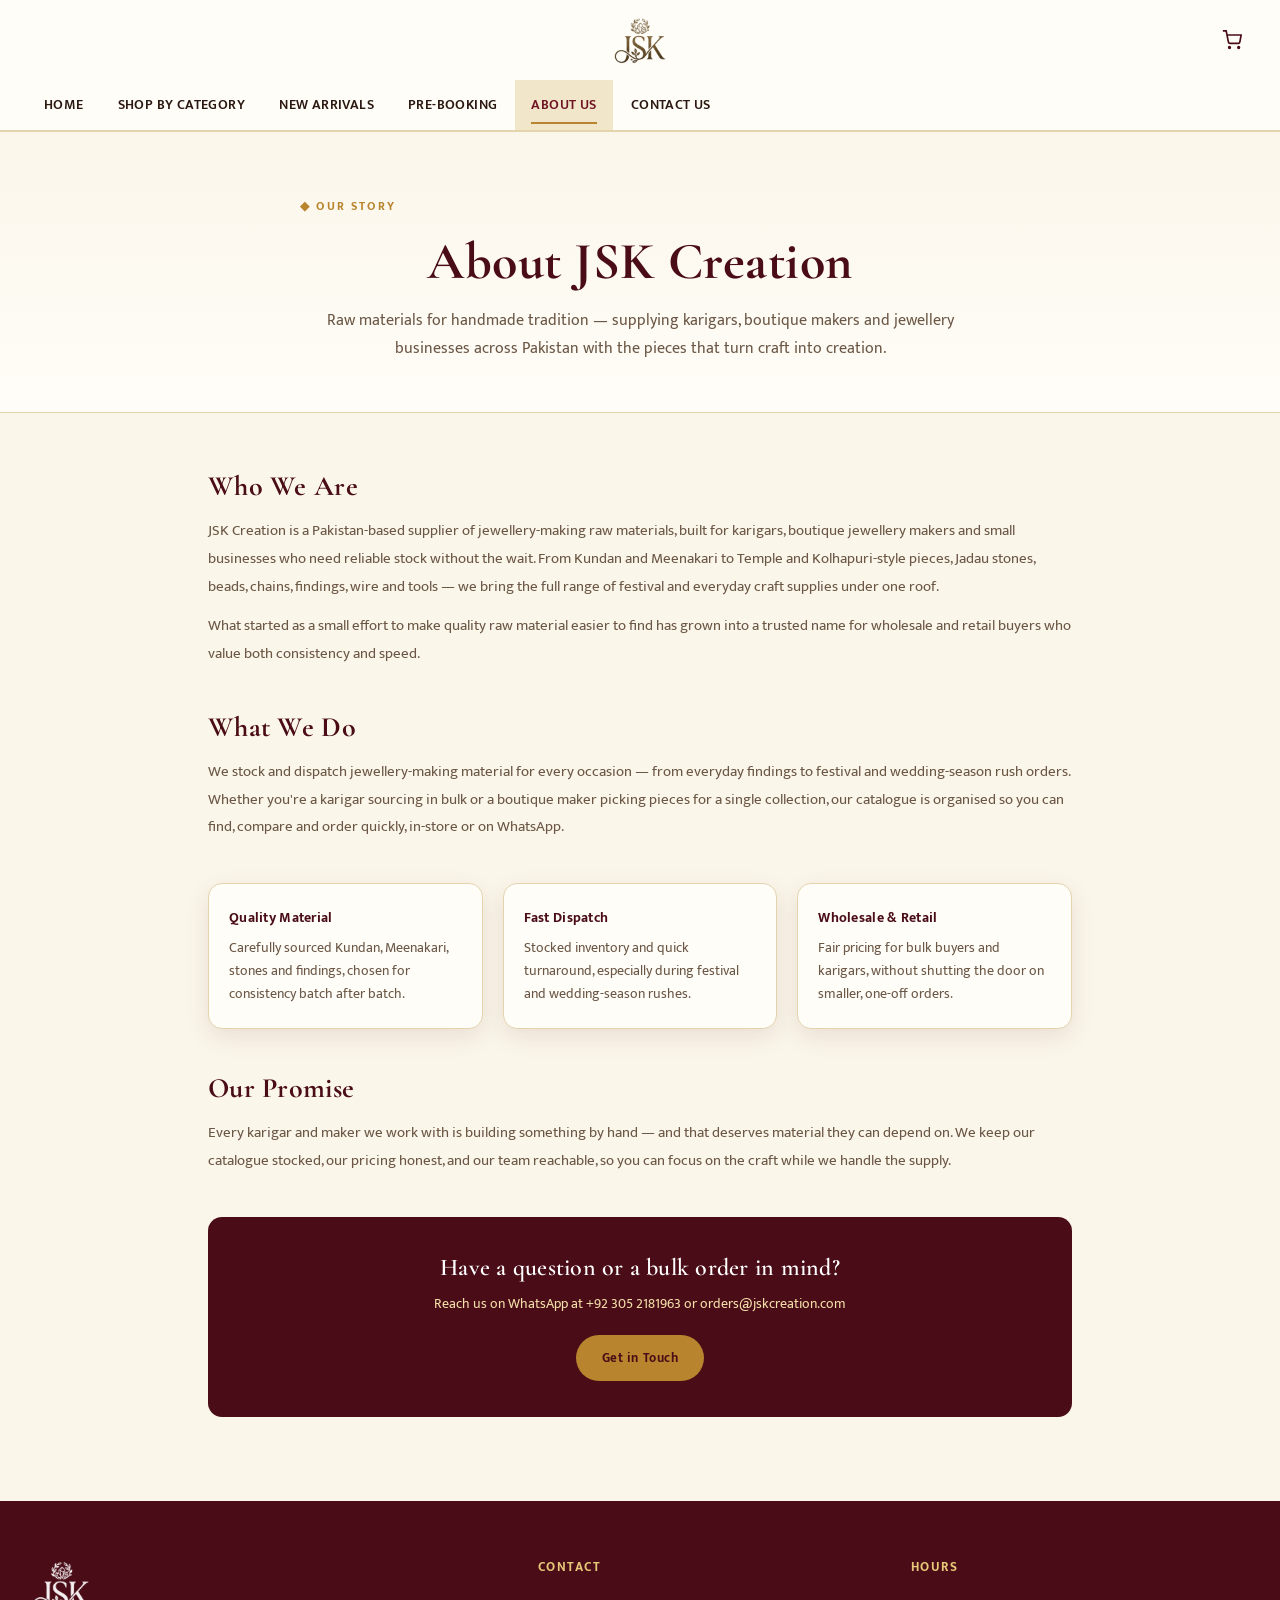
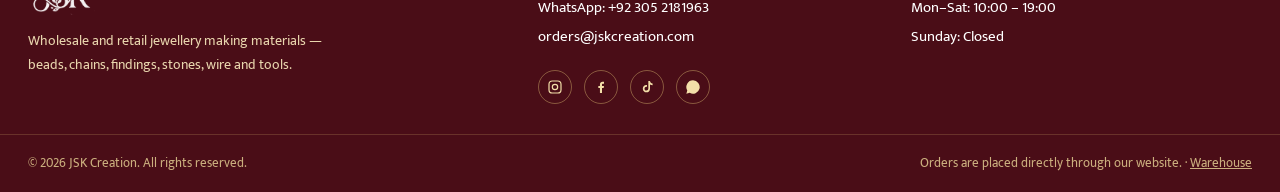
<file: about.html>
<!DOCTYPE html>
<html lang="en">
<head>
<meta charset="UTF-8">
<meta name="viewport" content="width=device-width, initial-scale=1.0">
<meta name="description" content="About JSK Creation — a Pakistani supplier of kundan, meenakari, moti, beads, chains and findings for karigars, boutique makers and jewellery businesses.">
<meta name="theme-color" content="#4A0D17">
<title>About Us — JSK Creation | Jewellery Making Raw Materials, Pakistan</title>
<link rel="icon" href="favicon.ico" sizes="any">
<link rel="icon" type="image/png" sizes="32x32" href="favicon-32x32.png">
<link rel="icon" type="image/png" sizes="16x16" href="favicon-16x16.png">
<link rel="apple-touch-icon" sizes="180x180" href="apple-touch-icon.png">
<link rel="icon" type="image/png" sizes="192x192" href="favicon-192.png">
<link rel="preconnect" href="https://fonts.googleapis.com">
<link rel="preconnect" href="https://fonts.gstatic.com" crossorigin>
<link rel="preload" as="style" href="https://fonts.googleapis.com/css2?family=Cormorant+Garamond:ital,wght@0,500;0,600;0,700;1,500&family=Mukta:wght@300;400;500;600;700&display=swap" onload="this.onload=null;this.rel='stylesheet'">
<noscript><link rel="stylesheet" href="https://fonts.googleapis.com/css2?family=Cormorant+Garamond:ital,wght@0,500;0,600;0,700;1,500&family=Mukta:wght@300;400;500;600;700&display=swap"></noscript>
<style>
/* ============ TOKENS ============ */
:root{
  --ivory:#FBF6EA;
  --ivory-deep:#F1E6C9;
  --paper:#FFFDF8;
  --maroon:#6E1423;
  --maroon-deep:#4A0D17;
  --maroon-soft:#8C2233;
  --gold:#B8842E;
  --gold-light:#E7C878;
  --gold-text:#85591A;
  --gold-pale:#F3DFA9;
  --green:#2E4A3B;
  --green-deep:#1C2F26;
  --ink:#2B1810;
  --ink-soft:#6B5745;
  --line:#E4D4AC;
  --white:#FFFFFF;
  --shadow: 0 8px 24px rgba(74,13,23,0.10);
  --shadow-lg: 0 20px 50px rgba(74,13,23,0.18);
  --radius: 14px;
  --maxw: 1280px;
  --ease: cubic-bezier(.4,0,.2,1);
  --ease-out: cubic-bezier(.16,1,.3,1);
}
*{box-sizing:border-box;}
html{scroll-behavior:smooth;}
body{
  margin:0;
  background:var(--ivory);
  color:var(--ink);
  font-family:'Mukta',sans-serif;
  font-weight:400;
  -webkit-font-smoothing:antialiased;
}
h1,h2,h3,h4{
  font-family:'Cormorant Garamond',serif;
  font-weight:600;
  color:var(--maroon-deep);
  margin:0;
  letter-spacing:.01em;
}
a{color:inherit;text-decoration:none;}
button{font-family:inherit;cursor:pointer;}
img{max-width:100%;display:block;}
.wrap{max-width:var(--maxw);margin:0 auto;padding:0 28px;}
.eyebrow{
  font-family:'Mukta',sans-serif;
  font-size:12.5px;
  font-weight:700;
  letter-spacing:.16em;
  text-transform:uppercase;
  color:var(--maroon);
}
.eyebrow::before{content:"◆ ";color:var(--gold);}
:focus-visible{outline:2px solid var(--maroon);outline-offset:2px;}

/* ============ HEADER ============ */
header.site-header{
  background:var(--paper);
  border-bottom:1px solid var(--line);
  position:sticky;top:0;z-index:60;
  transition:box-shadow 0.45s ease;transition-timing-function:var(--ease);
}
header.site-header.is-scrolled{box-shadow:0 6px 22px rgba(74,13,23,.09);}
.header-row{
  display:grid;grid-template-columns:1fr auto 1fr;align-items:center;
  padding:14px 28px;gap:16px;
}
.header-row .left-slot{display:flex;align-items:center;gap:10px;}
.logo{
  display:flex;align-items:center;gap:10px;
  font-family:'Cormorant Garamond',serif;
  font-size:clamp(21px,3vw,28px);font-weight:700;color:var(--maroon-deep);
  min-width:0;justify-self:center;
}
.logo .logo-text{min-width:0;overflow:hidden;text-overflow:ellipsis;white-space:nowrap;}
.logo-mark{height:52px;width:auto;flex:none;display:block;}
.logo small{display:block;font-family:'Mukta',sans-serif;font-size:10.5px;letter-spacing:.14em;color:var(--ink-soft);font-weight:600;text-transform:uppercase;white-space:nowrap;}
.header-actions{display:flex;align-items:center;gap:6px;flex:none;justify-self:end;}
.icon-btn{
  background:none;border:none;color:var(--maroon-deep);
  display:flex;align-items:center;justify-content:center;
  width:40px;height:40px;border-radius:50%;position:relative;
  transition:background 0.25s;transition-timing-function:var(--ease);flex:none;
}
.icon-btn:hover{background:var(--ivory-deep);}
.icon-btn svg{width:20px;height:20px;}
.cart-count{
  position:absolute;top:-2px;right:-2px;background:var(--maroon);color:#fff;
  font-size:10.5px;font-weight:700;border-radius:50%;width:17px;height:17px;
  display:flex;align-items:center;justify-content:center;border:1.5px solid var(--paper);
}
.search-box{
  display:flex;align-items:center;gap:8px;background:var(--ivory-deep);
  border-radius:30px;padding:0;max-width:0;overflow:hidden;transition:max-width 0.5s ease, padding 0.5s ease;transition-timing-function:var(--ease);
}
.search-box.open{max-width:240px;padding:0 6px 0 16px;}
.search-box input{
  border:none;background:none;outline:none;padding:9px 0;font-family:'Mukta',sans-serif;
  font-size:14px;width:180px;color:var(--ink);
}
.search-box svg{width:16px;height:16px;color:var(--ink-soft);flex:none;}

/* animated hamburger icon */
.mobile-toggle{flex:none;}
.mobile-toggle .hbg{width:20px;height:14px;position:relative;display:block;}
.mobile-toggle .hbg span{
  position:absolute;left:0;width:100%;height:2px;background:currentColor;border-radius:2px;
  transition:transform 0.45s ease, opacity 0.35s ease, top 0.35s ease;transition-timing-function:var(--ease);
}
.mobile-toggle .hbg span:nth-child(1){top:0;}
.mobile-toggle .hbg span:nth-child(2){top:6px;}
.mobile-toggle .hbg span:nth-child(3){top:12px;}
.mobile-toggle.active .hbg span:nth-child(1){top:6px;transform:rotate(45deg);}
.mobile-toggle.active .hbg span:nth-child(2){opacity:0;}
.mobile-toggle.active .hbg span:nth-child(3){top:6px;transform:rotate(-135deg);}

/* mobile nav backdrop */
.nav-overlay{
  position:fixed;inset:0;background:rgba(43,24,16,.38);
  opacity:0;visibility:hidden;transition:opacity 0.45s ease, visibility 0.45s ease;transition-timing-function:var(--ease);z-index:74;
}
.nav-overlay.open{opacity:1;visibility:visible;}

/* ============ NAV / MEGA MENU ============ */
nav.main-nav{background:var(--paper);border-bottom:1px solid var(--line);}
.nav-row{display:flex;align-items:center;gap:2px;padding:0 28px;max-width:var(--maxw);margin:0 auto;position:relative;}
.nav-item{position:relative;}
.nav-link{
  display:flex;align-items:center;gap:5px;color:var(--ink);
  font-size:13.5px;font-weight:600;letter-spacing:.03em;text-transform:uppercase;
  padding:14px 16px;transition:color 0.25s, background 0.25s;transition-timing-function:var(--ease);
}
.nav-link:hover, .nav-link.active{color:var(--maroon);background:var(--ivory-deep);}
.nav-link svg{width:12px;height:12px;transition:transform 0.35s;transition-timing-function:var(--ease);}
.nav-item:hover .nav-link svg{transform:rotate(180deg);}
.mega-panel{
  position:absolute;left:0;top:100%;background:var(--paper);
  border:1px solid var(--line);border-top:3px solid var(--gold);
  box-shadow:var(--shadow-lg);border-radius:0 0 10px 10px;
  padding:26px 30px;display:none;gap:26px 34px;width:min(920px, 86vw);
  grid-template-columns:repeat(5,1fr);z-index:70;
}
.nav-item:hover .mega-panel, .nav-item:focus-within .mega-panel{display:grid;}
.mega-panel-more{grid-template-columns:1fr;width:220px;padding:16px;}
.mega-col .mega-title{
  font-family:'Mukta',sans-serif;font-size:12px;font-weight:700;letter-spacing:.08em;
  text-transform:uppercase;color:var(--maroon);margin-bottom:10px;display:flex;align-items:center;gap:6px;
}
.mega-col .mega-title .ic{width:15px;height:15px;color:var(--gold);flex:none;}
.mega-col ul{list-style:none;margin:0;padding:0;}
.mega-col li a{
  display:block;padding:5px 0;font-size:13.5px;color:var(--ink-soft);
  border-bottom:1px dashed transparent;transition:color 0.25s;transition-timing-function:var(--ease);
}
.mega-col li a:hover{color:var(--maroon);border-color:var(--gold-light);}
.mega-view-all{grid-column:1/-1;border-top:1px dashed var(--line);padding-top:14px;margin-top:2px;text-align:center;}
.mega-view-all a{
  font-family:'Mukta',sans-serif;font-size:12.5px;font-weight:700;letter-spacing:.04em;
  text-transform:uppercase;color:var(--maroon);
}
.mega-view-all a:hover{color:var(--maroon-deep);}
.mobile-toggle{display:none;background:none;border:none;color:var(--maroon-deep);padding:12px;}
.mobile-toggle svg{width:22px;height:22px;}
.nav-link{position:relative;}
.nav-link::after{
  content:"";position:absolute;left:16px;right:16px;bottom:6px;height:2px;background:var(--gold);
  transform:scaleX(0);transform-origin:left;transition:transform 0.35s ease;transition-timing-function:var(--ease);
}
.nav-link:hover::after, .nav-link.active::after{transform:scaleX(1);}

/* ============ HERO / PROMO BANNER ============ */
.hero{position:relative;background:var(--paper);padding:0;}
.btn{
  display:inline-flex;align-items:center;gap:8px;padding:13px 26px;border-radius:40px;
  font-size:14px;font-weight:700;letter-spacing:.03em;text-transform:uppercase;
  border:1.5px solid transparent;transition:transform 0.25s, box-shadow 0.25s, background 0.25s, color 0.25s;transition-timing-function:var(--ease);
}
.btn:active{transform:scale(.97);}
.btn-primary{background:var(--maroon);color:#fff;box-shadow:0 10px 22px rgba(110,20,35,.28);}
.btn-primary:hover{background:var(--maroon-deep);box-shadow:0 12px 26px rgba(110,20,35,.36);}
.btn-outline{border-color:var(--maroon);color:var(--maroon);}
.btn-outline:hover{background:var(--maroon);color:#fff;}
.btn-gold{background:var(--gold);color:var(--maroon-deep);}
.btn-gold:hover{background:var(--gold-light);}
.btn[disabled]{opacity:.7;cursor:default;}

/* full-bleed promo banner slider (signature element) */
.hero-split{width:100%;}
.hero-slider{position:relative;width:100%;height:480px;overflow:hidden;}
.hero-slides{position:relative;width:100%;height:100%;}
.hero-slide{position:absolute;inset:0;opacity:0;pointer-events:none;transition:opacity 0.7s ease;transition-timing-function:var(--ease);}
.hero-slide.active{opacity:1;pointer-events:auto;}
.slide-art{position:relative;width:100%;height:100%;}

.promo-banner{position:relative;width:100%;height:100%;display:flex;align-items:center;overflow:hidden;background:var(--maroon-deep);}
.promo-photo{position:absolute;inset:0;width:100%;height:100%;object-fit:cover;object-position:center;z-index:0;}
.promo-scrim{position:absolute;inset:0;z-index:1;}
.promo-1 .promo-scrim{background:linear-gradient(100deg, rgba(74,13,23,.94) 0%, rgba(74,13,23,.80) 30%, rgba(74,13,23,.30) 60%, rgba(74,13,23,.08) 85%);}
.promo-2 .promo-scrim{background:linear-gradient(100deg, rgba(28,47,38,.94) 0%, rgba(28,47,38,.80) 30%, rgba(28,47,38,.30) 60%, rgba(28,47,38,.08) 85%);}
.promo-3 .promo-scrim{background:linear-gradient(100deg, rgba(110,20,35,.94) 0%, rgba(110,20,35,.80) 30%, rgba(110,20,35,.30) 60%, rgba(110,20,35,.08) 85%);}
.promo-4 .promo-scrim{background:linear-gradient(100deg, rgba(43,47,74,.94) 0%, rgba(43,47,74,.80) 30%, rgba(43,47,74,.30) 60%, rgba(43,47,74,.08) 85%);}

.promo-frame{
  position:absolute;inset:14px;border:1px solid rgba(255,255,255,.35);
  border-radius:4px;pointer-events:none;z-index:2;
}
.promo-content{position:relative;z-index:3;max-width:640px;padding:0 6vw;}
.promo-eyebrow{
  display:inline-flex;align-items:center;gap:8px;color:var(--gold-pale);
  font-size:12.5px;font-weight:700;letter-spacing:.16em;text-transform:uppercase;margin-bottom:16px;
}
.promo-eyebrow::before{content:"◆";color:var(--gold-light);}
.promo-content h1{
  font-family:'Cormorant Garamond',serif;font-weight:700;text-transform:uppercase;
  font-size:clamp(30px,4.6vw,58px);line-height:1.05;color:#fff;margin-bottom:16px;
  text-shadow:0 4px 24px rgba(0,0,0,.25);
}
.promo-content h1 span{color:var(--gold-light);}
.promo-content p{font-size:15.5px;line-height:1.7;color:rgba(255,255,255,.86);max-width:440px;margin-bottom:26px;}
.promo-cta{
  position:absolute;right:32px;bottom:28px;z-index:5;
  display:inline-flex;align-items:center;gap:8px;background:var(--maroon-deep);color:#fff;
  border:1.5px solid var(--gold-light);padding:13px 26px;border-radius:40px;
  font-size:12.5px;font-weight:700;letter-spacing:.06em;text-transform:uppercase;
  box-shadow:0 12px 26px rgba(0,0,0,.3);transition:transform 0.25s, background 0.25s;transition-timing-function:var(--ease);
}
.promo-cta:hover{transform:translateY(-2px);background:var(--maroon);}

.slide-arrow{
  position:absolute;top:50%;transform:translateY(-50%);width:42px;height:42px;border-radius:50%;
  background:rgba(255,255,255,.14);border:1px solid rgba(255,255,255,.5);display:flex;align-items:center;justify-content:center;
  color:#fff;opacity:0;transition:opacity 0.35s, background 0.25s;transition-timing-function:var(--ease);z-index:6;backdrop-filter:blur(3px);
}
.slide-arrow svg{width:18px;height:18px;}
.slide-arrow:hover{background:rgba(255,255,255,.28);}
.hero-slider:hover .slide-arrow{opacity:1;}
.slide-arrow.prev{left:20px;}
.slide-arrow.next{right:20px;}
.slide-dots{position:absolute;bottom:20px;left:50%;transform:translateX(-50%);display:flex;gap:8px;z-index:6;}
.slide-dot{width:9px;height:9px;border-radius:5px;border:1.5px solid rgba(255,255,255,.7);background:rgba(255,255,255,.25);cursor:pointer;transition:all 0.35s;transition-timing-function:var(--ease);padding:0;}
.slide-dot.active{background:var(--gold-light);border-color:var(--gold-light);width:26px;}
.breadcrumb-row{padding:14px 0;font-size:13px;color:var(--ink-soft);border-bottom:1px solid var(--line);}
.breadcrumb-row .wrap{padding:0 28px;}
.breadcrumb-row a{color:var(--maroon);font-weight:600;}
@media (max-width:1080px){
}
@media (max-width:860px){
  .hero-slider{height:380px;}
  .promo-content p{display:none;}
}
@media (max-width:720px){
  .hero-slider{height:300px;}
  .promo-content{padding:0 24px;}
  .promo-cta{right:20px;bottom:22px;padding:11px 18px;font-size:11px;}
}
@media (max-width:480px){
}

/* ============ SECTION SHARED ============ */
section{padding:56px 0;}
.section-head{display:flex;justify-content:space-between;align-items:flex-end;margin-bottom:28px;gap:20px;flex-wrap:wrap;}
.section-head h2{font-size:clamp(26px,3vw,38px);font-style:italic;}
.section-head p.sub{color:var(--ink-soft);margin-top:6px;font-size:14.5px;}
.link-more{font-size:13px;font-weight:700;letter-spacing:.05em;text-transform:uppercase;color:var(--maroon);border-bottom:1.5px solid var(--gold);padding-bottom:2px;white-space:nowrap;}
.link-more:hover{color:var(--maroon-deep);}

/* ============ TRENDING SCROLL ============ */
.trending-scroll{
  display:flex;gap:18px;overflow-x:auto;scroll-snap-type:x mandatory;
  margin:0 -28px;width:calc(100% + 56px);padding:6px 20px 18px;
}
.trending-scroll::-webkit-scrollbar{height:6px;}
.trending-scroll::-webkit-scrollbar-thumb{background:var(--gold-light);border-radius:6px;}
.trend-tile{
  flex:none;width:168px;scroll-snap-align:start;text-align:center;cursor:pointer;
  position:relative;padding-top:12px;
}
.trend-tile .art{
  width:168px;height:168px;border-radius:50%;position:relative;overflow:hidden;
  border:3px solid var(--gold);box-shadow:var(--shadow);transition:transform 0.35s, box-shadow 0.35s;transition-timing-function:var(--ease);
}
.trend-tile:hover .art{transform:translateY(-6px);box-shadow:var(--shadow-lg);}
.trend-tile p{margin-top:12px;font-weight:600;font-size:14.5px;color:var(--maroon-deep);}
.trend-tile .badge-tag{
  position:absolute;top:0;left:50%;transform:translateX(-50%);white-space:nowrap;
  box-shadow:0 3px 8px rgba(74,13,23,.25);
}

/* ============ PRODUCT ART (reusable swatches) ============ */
.product-art{
  aspect-ratio:1/1;border-radius:var(--radius);position:relative;overflow:hidden;
  background:linear-gradient(150deg, var(--base1), var(--base2));
}
.trend-tile .art{background:linear-gradient(150deg, var(--base1), var(--base2));}
[data-art="cluster"]{
  background-image:
    radial-gradient(circle at 32% 32%, var(--c1) 0 15%, transparent 16%),
    radial-gradient(circle at 32% 32%, var(--gold) 0 19%, transparent 20%),
    radial-gradient(circle at 68% 26%, var(--c2) 0 11%, transparent 12%),
    radial-gradient(circle at 68% 26%, var(--gold) 0 14.5%, transparent 15.5%),
    radial-gradient(circle at 54% 60%, var(--c1) 0 18%, transparent 19%),
    radial-gradient(circle at 54% 60%, var(--gold) 0 22.5%, transparent 23.5%),
    radial-gradient(circle at 78% 68%, var(--c2) 0 9%, transparent 10%),
    radial-gradient(circle at 78% 68%, var(--gold) 0 12%, transparent 13%),
    radial-gradient(circle at 22% 76%, var(--c2) 0 8%, transparent 9%),
    radial-gradient(circle at 22% 76%, var(--gold) 0 10.5%, transparent 11.5%),
    linear-gradient(150deg, var(--base1), var(--base2));
}
[data-art="strand"]{
  background-image:
    radial-gradient(circle at 15% 50%, var(--c1) 0 8%, transparent 9%),
    radial-gradient(circle at 15% 50%, var(--gold) 0 10.5%, transparent 11.5%),
    radial-gradient(circle at 35% 38%, var(--c2) 0 8%, transparent 9%),
    radial-gradient(circle at 35% 38%, var(--gold) 0 10.5%, transparent 11.5%),
    radial-gradient(circle at 55% 58%, var(--c1) 0 8%, transparent 9%),
    radial-gradient(circle at 55% 58%, var(--gold) 0 10.5%, transparent 11.5%),
    radial-gradient(circle at 75% 40%, var(--c2) 0 8%, transparent 9%),
    radial-gradient(circle at 75% 40%, var(--gold) 0 10.5%, transparent 11.5%),
    radial-gradient(circle at 90% 58%, var(--c1) 0 7%, transparent 8%),
    radial-gradient(circle at 90% 58%, var(--gold) 0 9.5%, transparent 10.5%),
    linear-gradient(150deg, var(--base1), var(--base2));
}
[data-art="flat"]{
  background-image:
    radial-gradient(circle at 50% 46%, var(--c1) 0 30%, transparent 31%),
    radial-gradient(circle at 50% 46%, var(--gold) 0 34%, transparent 35%),
    radial-gradient(circle at 50% 46%, transparent 0 21%, var(--c2) 22% 24%, transparent 25%),
    linear-gradient(150deg, var(--base1), var(--base2));
}
.product-art::before{
  content:"";position:absolute;left:50%;bottom:6%;width:72%;height:16%;
  background:radial-gradient(ellipse at center, rgba(43,24,16,.30), transparent 72%);
  transform:translateX(-50%);border-radius:50%;z-index:0;
}
.product-art::after{
  content:"";position:absolute;inset:0;
  background:linear-gradient(120deg, rgba(255,255,255,.28), transparent 42%);
}
.badge-tag{
  position:absolute;top:10px;left:10px;background:var(--maroon);color:#fff;
  font-size:10.5px;font-weight:700;letter-spacing:.05em;text-transform:uppercase;
  padding:4px 9px;border-radius:20px;z-index:2;
}

/* ---- redesigned card media / actions ---- */
.card .card-media{position:relative;padding:8px;}
.media-actions{
  position:absolute;top:24px;right:24px;display:flex;flex-direction:column;gap:8px;
  opacity:0;transform:translateX(8px);transition:opacity 0.35s, transform 0.35s;transition-timing-function:var(--ease);z-index:4;
}
.card:hover .media-actions{opacity:1;transform:translateX(0);}
.media-btn{
  width:34px;height:34px;border-radius:50%;background:#fff;border:1px solid var(--line);
  display:flex;align-items:center;justify-content:center;box-shadow:var(--shadow);color:var(--maroon-deep);
  transition:background 0.25s, color 0.25s, transform 0.25s;transition-timing-function:var(--ease);
}
.media-btn:hover{transform:scale(1.07);}
.media-btn.wishlisted{background:var(--maroon);color:#fff;border-color:var(--maroon);}
.media-btn svg{width:16px;height:16px;}
.quick-view-btn{
  position:absolute;left:50%;bottom:22px;transform:translate(-50%,10px);opacity:0;
  background:var(--maroon-deep);color:#fff;padding:9px 20px;border-radius:30px;font-size:11.5px;font-weight:700;
  letter-spacing:.05em;text-transform:uppercase;transition:opacity 0.35s, transform 0.35s;transition-timing-function:var(--ease);z-index:4;white-space:nowrap;
  display:flex;align-items:center;gap:6px;border:none;outline:none;
}
.quick-view-btn svg{width:13px;height:13px;}
.card:hover .quick-view-btn{opacity:1;transform:translate(-50%,0);}
.rating-row{display:flex;align-items:center;gap:6px;font-size:11.5px;color:var(--ink-soft);}
.stars{display:flex;gap:1px;color:var(--gold-text);}
.stars svg{width:12px;height:12px;}
.card-name.clickable{cursor:pointer;transition:color 0.25s;transition-timing-function:var(--ease);}
.card-name.clickable:hover{color:var(--maroon);}

/* ============ SEASONAL BANNER ============ */
.seasonal{background:linear-gradient(120deg, var(--maroon-deep), var(--maroon) 60%, var(--maroon-soft));color:var(--ivory);}
.seasonal .banner-inner{
  display:flex;justify-content:space-between;align-items:center;gap:24px;flex-wrap:wrap;
  padding:38px 40px;border-radius:20px;
  background:radial-gradient(circle at 90% 10%, rgba(230,190,100,.18), transparent 55%);
  border:1px solid rgba(231,200,120,.3);
}
.seasonal h2{color:#fff;font-size:clamp(24px,3vw,36px);font-style:italic;}
.seasonal p{color:var(--gold-pale);margin-top:8px;max-width:420px;line-height:1.6;font-size:14.5px;}
.seasonal-grid{display:grid;grid-template-columns:repeat(4,1fr);gap:18px;margin-top:30px;}

/* ============ PRODUCT GRID / CARDS ============ */
.product-grid{display:grid;grid-template-columns:repeat(4,1fr);gap:22px;}
.card{
  background:var(--paper);border:1px solid var(--line);border-radius:var(--radius);
  overflow:hidden;display:flex;flex-direction:column;transition:box-shadow 0.35s, transform 0.35s;transition-timing-function:var(--ease);
  position:relative;
}
.card:hover{box-shadow:var(--shadow-lg);transform:translateY(-3px);}
.card-body{padding:6px 16px 18px;display:flex;flex-direction:column;gap:8px;flex:1;}
.card-name{font-family:'Cormorant Garamond',serif;font-size:23px;font-weight:600;color:var(--maroon-deep);line-height:1.25;min-height:auto;}
.card-price{font-size:15px;font-weight:700;color:var(--ink);}
.card-price .from{font-size:11px;color:var(--ink-soft);font-weight:500;text-transform:uppercase;letter-spacing:.04em;display:block;}
.variant-control{margin-top:2px;}
.variant-summary{
  width:100%;display:flex;align-items:center;justify-content:space-between;gap:8px;
  padding:9px 12px;border:1.3px solid var(--line);border-radius:9px;background:var(--ivory);
  font-family:'Mukta',sans-serif;font-size:12.5px;font-weight:600;color:var(--ink);
  cursor:pointer;transition:border-color 0.25s, background 0.25s;transition-timing-function:var(--ease);text-align:left;
}
.variant-summary:hover{border-color:var(--gold);}
.variant-summary .chev{width:14px;height:14px;color:var(--ink-soft);flex:none;transition:transform 0.35s;transition-timing-function:var(--ease);}
.variant-summary.open{border-color:var(--maroon);background:var(--paper);}
.variant-summary.open .chev{transform:rotate(180deg);}
.vsummary-text{overflow:hidden;text-overflow:ellipsis;white-space:nowrap;}
.variant-panel{
  display:none;flex-direction:column;gap:10px;
  padding:12px 12px 2px;margin-top:6px;border-top:1px dashed var(--line);
}
.variant-panel.open{display:flex;animation:panelIn .18s var(--ease-out);}
@keyframes panelIn{from{opacity:0;transform:translateY(-4px);}to{opacity:1;transform:translateY(0);}}
.variant-group label{font-size:10px;text-transform:uppercase;letter-spacing:.07em;color:var(--ink-soft);font-weight:700;display:block;margin-bottom:6px;}
.chip-row{display:flex;flex-wrap:wrap;gap:6px;}
.chip{
  padding:6px 12px;border-radius:20px;border:1.3px solid var(--line);background:var(--paper);
  font-family:'Mukta',sans-serif;font-size:11.5px;font-weight:600;color:var(--ink);cursor:pointer;
  display:inline-flex;align-items:center;gap:5px;transition:all 0.25s;transition-timing-function:var(--ease);white-space:nowrap;
  max-width:104px;overflow:hidden;text-overflow:ellipsis;
}
.chip:hover{border-color:var(--gold);}
.chip.active{background:var(--maroon-deep);border-color:var(--maroon-deep);color:#fff;}
.chip .dot{width:9px;height:9px;border-radius:50%;flex:none;box-shadow:0 0 0 1px rgba(0,0,0,.15);}
.chip-more{
  padding:6px 11px;border-radius:20px;border:1.3px dashed var(--line);background:none;
  font-family:'Mukta',sans-serif;font-size:11.5px;font-weight:700;color:var(--ink-soft);cursor:pointer;
}
.chip-more:hover{border-color:var(--gold);color:var(--maroon);}
.add-btn{
  margin-top:10px;width:100%;padding:11px;border-radius:9px;border:none;
  background:var(--maroon-deep);color:#fff;font-weight:600;font-size:13.5px;letter-spacing:.01em;
  display:flex;align-items:center;justify-content:center;gap:8px;transition:background 0.25s, transform 0.2s;transition-timing-function:var(--ease);
}
.add-btn:hover{background:var(--maroon);}
.add-btn:active{transform:scale(.98);}
.add-btn .spinner{width:15px;height:15px;border:2px solid rgba(255,255,255,.4);border-top-color:#fff;border-radius:50%;animation:spin2 .7s linear infinite;display:none;}
.add-btn.loading .spinner{display:inline-block;}
.add-btn.loading .lbl{display:none;}
.add-btn .lbl{display:inline;}
@keyframes spin2{to{transform:rotate(360deg);}}

.load-more-wrap{text-align:center;margin-top:36px;}

/* secondary banners */
.dual-banners{display:grid;grid-template-columns:1fr 1fr;gap:22px;}
.dual-banner{
  border-radius:18px;padding:34px;min-height:190px;display:flex;flex-direction:column;justify-content:center;gap:12px;position:relative;overflow:hidden;
  border:1px solid var(--line);
}
.dual-banner.b1{background:linear-gradient(135deg, var(--ivory-deep), var(--gold-pale));}
.dual-banner.b2{background:linear-gradient(135deg, #EFE6D8, var(--ivory-deep));}
.dual-banner h3{font-size:26px;font-style:italic;}
.dual-banner p{color:var(--ink-soft);font-size:14px;max-width:280px;}

/* discovery tiles */
.discover-grid{display:grid;grid-template-columns:repeat(6,1fr);gap:16px;}
.discover-tile{
  background:var(--paper);border:1px solid var(--line);border-radius:14px;padding:0 0 16px;
  text-align:center;transition:transform 0.25s, box-shadow 0.25s, border-color 0.25s;transition-timing-function:var(--ease);overflow:hidden;
}
.discover-tile:hover{transform:translateY(-4px);box-shadow:var(--shadow);border-color:var(--gold);}
.discover-tile .tile-art{border-radius:0;aspect-ratio:4/3;margin-bottom:14px;}
.discover-tile .ic-wrap{
  width:48px;height:48px;border-radius:50%;margin:-38px auto 12px;position:relative;z-index:2;
  background:var(--paper);border:2px solid var(--gold);
  display:flex;align-items:center;justify-content:center;box-shadow:var(--shadow);
}
.discover-tile .ic-wrap svg{width:22px;height:22px;color:var(--maroon-deep);}
.discover-tile p{font-weight:600;font-size:13.5px;color:var(--maroon-deep);}

/* trust badges */
.trust-row{display:grid;grid-template-columns:repeat(4,1fr);gap:20px;}
.trust-item{display:flex;align-items:center;gap:14px;padding:18px;background:var(--paper);border:1px solid var(--line);border-radius:14px;}
.trust-item .ic{
  width:44px;height:44px;border-radius:50%;background:var(--green-deep);display:flex;align-items:center;justify-content:center;flex:none;
}
.trust-item .ic svg{width:22px;height:22px;color:var(--gold-light);}
.trust-item h4{font-size:14.5px;color:var(--maroon-deep);}
.trust-item p{font-size:12.5px;color:var(--ink-soft);margin-top:2px;}

/* newsletter */
.newsletter{
  background:linear-gradient(135deg, var(--green-deep), var(--green));
  border-radius:22px;padding:46px 40px;display:flex;justify-content:space-between;align-items:center;gap:24px;flex-wrap:wrap;color:#fff;
}
.newsletter h2{color:#fff;font-style:italic;font-size:clamp(22px,3vw,32px);}
.newsletter p{color:#D9E6DC;font-size:14px;margin-top:6px;max-width:380px;}
.newsletter-form{display:flex;gap:10px;flex-wrap:wrap;}
.newsletter-form input{
  padding:13px 18px;border-radius:30px;border:1px solid rgba(255,255,255,.3);background:rgba(255,255,255,.08);
  color:#fff;font-family:'Mukta',sans-serif;min-width:230px;
}
.newsletter-form input::placeholder{color:#cfe0d3;}

/* ============ FOOTER ============ */
footer{background:var(--maroon-deep);color:var(--gold-pale);margin-top:20px;}
.footer-grid{
  display:grid;grid-template-columns:1.4fr 1fr 1fr;gap:32px;padding:56px 28px 30px;max-width:var(--maxw);margin:0 auto;
}
.footer-grid h3{color:var(--gold-light);font-family:'Mukta',sans-serif;font-size:12.5px;font-weight:700;letter-spacing:.12em;text-transform:uppercase;margin-bottom:16px;}
.footer-grid ul{list-style:none;margin:0;padding:0;display:flex;flex-direction:column;gap:9px;}
.footer-grid ul a{font-size:13.5px;color:var(--gold-pale);opacity:.9;transition:opacity 0.25s;transition-timing-function:var(--ease);}
.footer-grid ul a:hover{opacity:1;text-decoration:underline;}
.footer-brand .logo{color:#fff;justify-self:start;}
.footer-brand .logo-mark{height:58px;filter:brightness(0) invert(1) opacity(.95);}
.footer-brand p{font-size:14px;line-height:1.75;color:#E9D6AE;margin:14px 0 0;max-width:320px;}
.footer-contact p, .footer-hours p{font-size:14.5px;line-height:2;color:#fff;margin:0;}
.footer-social{display:flex;gap:12px;margin-top:18px;}
.footer-social a{
  width:34px;height:34px;border-radius:50%;border:1px solid rgba(231,200,120,.4);
  display:flex;align-items:center;justify-content:center;transition:background 0.25s;transition-timing-function:var(--ease);
}
.footer-social a:hover{background:rgba(231,200,120,.15);}
.footer-social svg{width:16px;height:16px;}
.footer-bottom{
  border-top:1px solid rgba(231,200,120,.2);padding:18px 28px;display:flex;justify-content:space-between;
  max-width:var(--maxw);margin:0 auto;font-size:12.5px;color:#CBAF7E;flex-wrap:wrap;gap:10px;
}
.footer-bottom a{color:#CBAF7E;text-decoration:underline;}
.wa-float{
  position:fixed;right:22px;bottom:22px;width:52px;height:52px;border-radius:50%;
  background:#25D366;color:#fff;display:flex;align-items:center;justify-content:center;
  box-shadow:0 6px 18px rgba(0,0,0,.25);z-index:60;transition:transform .2s var(--ease);
}
.wa-float:hover{transform:scale(1.08);}
.wa-float svg{width:26px;height:26px;}
@media (max-width:640px){
  .wa-float{right:16px;bottom:16px;width:46px;height:46px;}
  .wa-float svg{width:22px;height:22px;}
}
.foot-admin-link{color:#CBAF7E;opacity:1;transition:opacity .25s ease;}
.foot-admin-link:hover{opacity:1;color:#CBAF7E;}

/* ============ CART DRAWER ============ */
.overlay{
  position:fixed;inset:0;background:rgba(43,24,16,.45);opacity:0;pointer-events:none;transition:opacity 0.45s;transition-timing-function:var(--ease);z-index:190;
}
.overlay.open{opacity:1;pointer-events:auto;}
.cart-drawer{
  position:fixed;top:0;right:0;height:100%;width:400px;max-width:92vw;background:var(--paper);
  z-index:195;transform:translateX(100%);transition:transform 0.55s ease;transition-timing-function:var(--ease);display:flex;flex-direction:column;box-shadow:-10px 0 40px rgba(0,0,0,.2);
}
.cart-drawer.open{transform:translateX(0);}
.cart-head{display:flex;justify-content:space-between;align-items:center;padding:20px 22px;border-bottom:1px solid var(--line);}
.cart-head h3{font-size:22px;font-style:italic;}
.cart-close{background:none;border:none;color:var(--ink);padding:6px;}
.cart-close svg{width:20px;height:20px;}
.cart-items{flex:1;overflow-y:auto;padding:14px 22px;display:flex;flex-direction:column;gap:16px;}
.cart-empty{text-align:center;color:var(--ink-soft);padding:60px 20px;font-size:14px;}
.cart-line{display:flex;gap:12px;padding-bottom:14px;border-bottom:1px dashed var(--line);}
.cart-line .thumb{width:64px;height:64px;border-radius:10px;flex:none;}
.cart-line .info{flex:1;}
.cart-line .info h6{font-family:'Cormorant Garamond',serif;font-size:16px;color:var(--maroon-deep);font-weight:600;}
.cart-line .info .meta{font-size:11.5px;color:var(--ink-soft);margin:3px 0 8px;}
.qty-ctrl{display:flex;align-items:center;gap:10px;}
.qty-ctrl button{width:24px;height:24px;border-radius:50%;border:1px solid var(--line);background:var(--ivory);font-weight:700;display:flex;align-items:center;justify-content:center;font-size:14px;color:var(--maroon);}
.qty-ctrl span{font-size:13.5px;font-weight:600;min-width:16px;text-align:center;}
.line-price{font-weight:700;font-size:13.5px;color:var(--ink);white-space:nowrap;}
.line-remove{background:none;border:none;color:var(--maroon);opacity:.6;padding:4px;}
.line-remove:hover{opacity:1;}
.line-remove svg{width:15px;height:15px;}
.cart-foot{border-top:1px solid var(--line);padding:20px 22px;background:var(--ivory);}
.cart-subtotal{display:flex;justify-content:space-between;font-size:15px;font-weight:700;margin-bottom:14px;}
.cart-foot .btn{width:100%;justify-content:center;margin-bottom:8px;}
.cart-note{font-size:11.5px;color:var(--ink-soft);text-align:center;margin-top:6px;}

/* ============ CHECKOUT — FULL PAGE ============ */
.checkout-page{
  position:fixed;inset:0;z-index:210;background:var(--paper);
  opacity:0;pointer-events:none;transform:translateY(18px);
  transition:opacity 0.5s ease, transform 0.5s ease;transition-timing-function:var(--ease);
  overflow-y:auto;-webkit-overflow-scrolling:touch;
}
.checkout-page.open{opacity:1;pointer-events:auto;transform:translateY(0);}
.checkout-card{max-width:var(--maxw);margin:0 auto;padding:40px 28px 80px;}
.checkout-title{font-size:34px;font-style:italic;color:var(--maroon-deep);margin-bottom:28px;}
.checkout-grid{display:grid;grid-template-columns:1.3fr 1fr;gap:48px;align-items:start;}
.checkout-input{width:100%;padding:12px 14px;border-radius:8px;border:1.5px solid var(--line);font-family:'Mukta',sans-serif;font-size:14.5px;background:var(--paper);}
.checkout-input:focus{outline:none;border-color:var(--maroon);}
.checkout-summary{background:var(--ivory);border:1px solid var(--line);border-radius:14px;padding:24px;position:sticky;top:96px;}
.checkout-summary h3{font-size:18px;font-style:italic;color:var(--maroon-deep);margin-bottom:16px;}
.checkout-summary-items{display:flex;flex-direction:column;gap:12px;max-height:340px;overflow-y:auto;}
.checkout-line{display:flex;gap:10px;align-items:center;}
.checkout-line .thumb{width:48px;height:48px;border-radius:8px;flex:none;}
.checkout-line .info{flex:1;font-size:12.5px;}
.checkout-line .info h6{font-family:'Cormorant Garamond',serif;font-size:14.5px;color:var(--maroon-deep);font-weight:600;}
.checkout-line .info .meta{color:var(--ink-soft);font-size:11px;}
.checkout-line .price{font-size:12.5px;font-weight:700;white-space:nowrap;}
@media (max-width:860px){
  .checkout-grid{grid-template-columns:1fr;}
  .checkout-summary{position:static;}
}

/* ============ PRODUCT DETAIL — FULL PAGE ============ */
.pdp-page{
  position:fixed;inset:0;z-index:160;background:var(--paper);
  opacity:0;pointer-events:none;transform:translateY(18px);
  transition:opacity 0.5s ease, transform 0.5s ease;transition-timing-function:var(--ease);
  overflow-y:auto;-webkit-overflow-scrolling:touch;
}
.pdp-page.open{opacity:1;pointer-events:auto;transform:translateY(0);}
.pdp-topbar{
  position:sticky;top:0;z-index:6;background:var(--paper);border-bottom:1px solid var(--line);
  display:flex;align-items:center;justify-content:space-between;gap:16px;
  padding:14px 28px;
}
.pdp-back{
  display:inline-flex;align-items:center;gap:8px;background:none;border:none;
  color:var(--maroon-deep);font-family:'Mukta',sans-serif;font-size:13.5px;font-weight:700;
  letter-spacing:.03em;text-transform:uppercase;padding:8px 6px;
}
.pdp-back svg{width:18px;height:18px;}
.pdp-back:hover{color:var(--maroon);}
.pdp-topbar .logo{font-size:20px;}
.pdp-card{max-width:var(--maxw);margin:0 auto;position:relative;}

/* ============ ALL CATEGORIES — FULL PAGE ============ */
.categories-page{
  position:fixed;inset:0;z-index:158;background:var(--paper);
  opacity:0;pointer-events:none;transform:translateY(18px);
  transition:opacity 0.5s ease, transform 0.5s ease;transition-timing-function:var(--ease);
  overflow-y:auto;-webkit-overflow-scrolling:touch;
}
.categories-page.open{opacity:1;pointer-events:auto;transform:translateY(0);}
.categories-card{max-width:var(--maxw);margin:0 auto;padding:40px 28px 80px;}
.categories-groups{display:flex;flex-direction:column;gap:30px;margin-top:12px;}
.cat-group{
  background:var(--white);border:1px solid var(--line);border-radius:14px;padding:20px 22px;
}
.cat-group .mega-title{
  font-family:'Mukta',sans-serif;font-size:13px;font-weight:700;letter-spacing:.06em;
  text-transform:uppercase;color:var(--maroon-deep);margin-bottom:14px;display:flex;align-items:center;gap:7px;
}
.cat-group .mega-title .ic{width:16px;height:16px;color:var(--gold);flex:none;}
/* chips size themselves to their own text — no stretched / equal-width cells */
.cat-group-chips{display:flex;flex-wrap:wrap;gap:10px;}
.cat-chip{
  display:inline-flex;align-items:center;width:fit-content;flex:none;white-space:nowrap;
  padding:9px 16px;border-radius:22px;border:1px solid var(--line);background:var(--ivory);
  font-family:'Mukta',sans-serif;font-size:13px;color:var(--ink-soft);
  transition:background 0.25s, color 0.25s, border-color 0.25s;transition-timing-function:var(--ease);
}
.cat-chip:hover{border-color:var(--gold);background:var(--gold-pale);color:var(--maroon-deep);}
.cat-chip.cat-chip-all{background:var(--maroon-deep);border-color:var(--maroon-deep);color:#fff;font-weight:700;}
.cat-chip.cat-chip-all:hover{background:var(--maroon);border-color:var(--maroon);}
@media (max-width:720px){
  .categories-card{padding:26px 18px 60px;}
  .cat-group{padding:16px 16px;}
}
.pdp-body{display:grid;grid-template-columns:1fr 1fr;gap:0;padding:0 28px;}
.pdp-gallery{padding:36px 36px 36px 0;}
.pdp-main-art{border-radius:16px;margin-bottom:14px;box-shadow:var(--shadow);aspect-ratio:1/1;}
.pdp-thumbs{display:flex;gap:10px;}
.pdp-thumb{width:64px;height:64px;border-radius:10px;cursor:pointer;border:2px solid transparent;overflow:hidden;flex:none;}
.pdp-thumb.active{border-color:var(--maroon);}
.pdp-thumb .product-art{border-radius:8px;}
.pdp-info{padding:36px 0 24px 36px;border-left:1px solid var(--line);}
.pdp-breadcrumb{font-size:12px;color:var(--ink-soft);margin-bottom:14px;}
.pdp-breadcrumb a{color:var(--maroon);}
.pdp-cat{font-size:11px;letter-spacing:.08em;text-transform:uppercase;color:var(--gold-text);font-weight:700;}
.pdp-info h2{font-size:34px;font-style:italic;margin:6px 0 10px;line-height:1.15;}
.pdp-rating{margin-bottom:12px;}
.pdp-price{font-size:25px;font-weight:700;color:var(--maroon-deep);margin:6px 0 16px;}
.pdp-desc{font-size:14.5px;color:var(--ink-soft);line-height:1.8;margin-bottom:22px;max-width:520px;}
.pdp-block{margin-bottom:18px;}
.pdp-block label{display:block;font-size:11.5px;text-transform:uppercase;letter-spacing:.07em;color:var(--ink-soft);font-weight:700;margin-bottom:9px;}
.pill-row{display:flex;gap:9px;flex-wrap:wrap;}
.pill{
  padding:9px 18px;border-radius:30px;border:1.5px solid var(--line);font-size:13px;font-weight:600;
  color:var(--ink);background:var(--ivory);transition:all 0.25s;transition-timing-function:var(--ease);
}
.pill:hover{border-color:var(--gold);}
.pill.active{border-color:var(--maroon);background:var(--maroon);color:#fff;}
.pdp-color-row{display:flex;gap:10px;}
.pdp-color-row .color-dot{width:26px;height:26px;}
.pdp-qty-row{display:flex;align-items:center;gap:18px;margin:22px 0 18px;flex-wrap:wrap;}
.pdp-qty-row .qty-ctrl{gap:14px;}
.pdp-qty-row .qty-ctrl button{width:32px;height:32px;font-size:16px;}
.pdp-qty-row .qty-ctrl span{font-size:15px;}
.pdp-add-btn{flex:1;min-width:200px;padding:14px;}
.pdp-meta-list{list-style:none;margin:20px 0 0;padding:18px 0 0;border-top:1px dashed var(--line);display:flex;flex-direction:column;gap:9px;font-size:13px;color:var(--ink-soft);}
.pdp-meta-list li strong{color:var(--ink);}
.related-section{padding:36px 28px 60px;max-width:var(--maxw);margin:0 auto;}
.related-section h4{font-size:22px;font-style:italic;margin-bottom:16px;color:var(--maroon-deep);}
.related-grid{display:grid;grid-template-columns:repeat(4,1fr);gap:18px;}
@media (max-width:760px){
  .pdp-body{grid-template-columns:1fr;padding:0 20px;}
  .pdp-gallery{padding:20px 0;}
  .pdp-info{padding:8px 0 10px;border-left:none;border-top:1px solid var(--line);}
  .pdp-topbar{padding:12px 20px;}
  .related-section{padding:8px 20px 40px;}
  .related-grid{grid-template-columns:repeat(2,1fr);}
}

/* ============ TOASTS ============ */
.toast-stack{position:fixed;bottom:22px;right:22px;z-index:200;display:flex;flex-direction:column;gap:10px;align-items:flex-end;}
.toast{
  background:var(--maroon-deep);color:#fff;padding:13px 18px;border-radius:10px;font-size:13.5px;font-weight:600;
  box-shadow:var(--shadow-lg);display:flex;align-items:center;gap:10px;min-width:220px;
  animation:toastIn .25s var(--ease-out);
}
.toast.error{background:#7A2222;}
.toast svg{width:16px;height:16px;flex:none;}
@keyframes toastIn{from{opacity:0;transform:translateY(10px);}to{opacity:1;transform:translateY(0);}}

/* mobile hero variant text swap */
.mobile-only{display:none;}

/* ============ RESPONSIVE ============ */
@media (max-width:1080px){
  .product-grid{grid-template-columns:repeat(3,1fr);}
  .discover-grid{grid-template-columns:repeat(3,1fr);}
  .seasonal-grid{grid-template-columns:repeat(2,1fr);}
  .footer-grid{grid-template-columns:1.2fr 1fr 1fr;}
  .footer-grid .col-track{display:none;}
}
@media (max-width:860px){
  .mega-panel{grid-template-columns:repeat(3,1fr);width:94vw;left:50%;transform:translateX(-50%);}
  .trust-row{grid-template-columns:repeat(2,1fr);}
  .dual-banners{grid-template-columns:1fr;}
}
@media (max-width:720px){
  .header-row{padding:12px 20px;}
  .nav-row{display:none;}
  .nav-row.open{
    display:flex;flex-direction:column;position:absolute;top:100%;left:0;right:0;background:var(--paper);
    border-bottom:1px solid var(--line);box-shadow:var(--shadow-lg);
    padding:8px 20px 22px;z-index:80;max-height:80vh;overflow-y:auto;
    border-radius:0 0 14px 14px;
    animation:navSlideIn .22s var(--ease-out);
  }
  .nav-row.open .nav-item{border-bottom:1px solid var(--line);}
  .nav-row.open .nav-item:last-child{border-bottom:none;}
  .nav-row.open .nav-link{padding:13px 4px;justify-content:space-between;}
  .nav-link::after{display:none;}
  .mobile-toggle{display:flex;}
  .mega-panel{
    position:static;display:none !important;box-shadow:none;border:none;
    left:auto;top:auto;transform:none;
    grid-template-columns:1fr;background:transparent;border-radius:0;gap:9px;
    margin:10px 0 0;width:100%;padding:2px 2px 6px;text-align:left;
    max-width:100%;
  }
  .mega-panel-more{
    width:100%;grid-template-columns:1fr;padding:16px 20px;
    background:var(--ivory-deep);border-radius:12px;text-align:center;
  }
  .mega-panel-more .mega-col li a{text-align:center;}
  .nav-item.mobile-expanded .mega-panel{display:grid !important;}

  /* ---- redesigned mobile "Shop By Category" accordion cards ---- */
  .mega-panel .mega-col{
    background:var(--paper);border:1px solid var(--line);border-radius:12px;
    overflow:hidden;margin:0 !important;padding:0;box-shadow:0 2px 8px rgba(74,13,23,.06);
  }
  .mega-panel .mega-col .mega-title{
    justify-content:space-between;margin:0;padding:14px 14px;font-size:12.5px;
    background:var(--ivory-deep);color:var(--maroon-deep);cursor:pointer;user-select:none;
  }
  .mega-panel .mega-col .mega-title::after{
    content:"";width:7px;height:7px;border-right:2px solid var(--maroon);border-bottom:2px solid var(--maroon);
    transform:rotate(45deg);transition:transform 0.35s ease;transition-timing-function:var(--ease);flex:none;margin-left:auto;
  }
  .mega-panel .mega-col.cat-open .mega-title{background:var(--gold-pale);}
  .mega-panel .mega-col.cat-open .mega-title::after{transform:rotate(-135deg);}
  .mega-panel .mega-col ul{
    display:none;flex-wrap:wrap;gap:8px;padding:14px;background:var(--paper);
  }
  .mega-panel .mega-col.cat-open ul{display:flex;}
  .mega-panel .mega-col li{list-style:none;}
  .mega-panel .mega-col li a{
    display:inline-block;padding:7px 13px;font-size:12px;text-align:left;
    background:var(--ivory);border:1px solid var(--line);border-radius:20px;color:var(--ink-soft);
    transition:background 0.25s, color 0.25s, border-color 0.25s;transition-timing-function:var(--ease);
  }
  .mega-panel .mega-col li a:active, .mega-panel .mega-col li a:focus-visible{
    background:var(--gold-pale);border-color:var(--gold);color:var(--maroon-deep);
  }
  .product-grid{grid-template-columns:repeat(2,1fr);gap:12px;}

  /* ---- compact product card for mobile ---- */
  .card .card-media{padding:8px;}
  .badge-tag{font-size:10px;padding:3px 9px;top:6px;left:6px;}
  .media-actions{top:14px;right:14px;}
  .media-btn{width:28px;height:28px;}
  .media-btn svg{width:13px;height:13px;}
  .quick-view-btn{display:none;}
  .card-body{padding:2px 10px 12px;gap:6px;}
  .card-name{
    font-size:16.5px;min-height:0;line-height:1.28;
    display:-webkit-box;-webkit-line-clamp:1;-webkit-box-orient:vertical;overflow:hidden;
  }
  .rating-row{font-size:11.5px;gap:5px;}
  .stars svg{width:11px;height:11px;}
  .card-price{display:flex;align-items:baseline;gap:6px;font-size:14.5px;}
  .card-price .from{display:inline;font-size:10.5px;}
  .variant-summary{padding:7px 11px;font-size:12px;}
  .variant-summary .chev{width:13px;height:13px;}
  .chip{font-size:11.5px;padding:6px 10px;max-width:86px;}
  .chip-more{font-size:11.5px;padding:6px 9px;}
  .add-btn{padding:10px;font-size:13px;margin-top:4px;gap:6px;}
  .discover-grid{grid-template-columns:repeat(3,1fr);}
  .seasonal-grid{grid-template-columns:repeat(2,1fr);}
  .trust-row{grid-template-columns:1fr 1fr;}
  .footer-grid{grid-template-columns:1fr 1fr;padding-top:40px;}
  .search-box.open{max-width:150px;}
  .search-box input{width:100px;}
  .desktop-only{display:none;}
  .mobile-only{display:block;}
}
@keyframes navSlideIn{from{opacity:0;transform:translateY(-8px);}to{opacity:1;transform:translateY(0);}}
@media (max-width:480px){
  .discover-grid{grid-template-columns:repeat(2,1fr);}
  .product-grid{grid-template-columns:1fr 1fr;gap:10px;}
  .seasonal-grid{grid-template-columns:1fr 1fr;}
  .card .card-media{padding:6px;}
  .card-body{padding:0 8px 10px;gap:5px;}
  .card-name{font-size:15px;}
  .rating-row span:last-child{display:none;}
  .variant-summary{padding:6px 9px;}
  .vsummary-text{font-size:11px;}
  .cart-drawer{width:100vw;}
  .trust-row{grid-template-columns:1fr;gap:12px;}
  .trust-item{padding:14px;gap:12px;border-radius:12px;}
  .trust-item .ic{width:38px;height:38px;}
  .trust-item .ic svg{width:19px;height:19px;}
  .trust-item h4{font-size:13.5px;}
  .trust-item p{font-size:11.5px;}
  .footer-grid{grid-template-columns:1fr;}
  .newsletter{padding:32px 22px;}
  .header-row{padding:10px 16px;gap:8px;}
  .logo{gap:8px;}
  .logo small{display:none;}
  .logo-mark{height:42px;}
  .header-actions{gap:2px;}
  .icon-btn{width:36px;height:36px;}
  .search-box.open{max-width:130px;}
  .search-box input{width:84px;font-size:13px;}
}

/* ============ ABOUT PAGE ============ */
.about-hero{
  background:linear-gradient(180deg, var(--ivory) 0%, var(--paper) 100%);
  padding:64px 28px 48px;text-align:center;border-bottom:1px solid var(--line);
}
.about-hero .eyebrow{
  font-family:'Mukta',sans-serif;font-size:12px;font-weight:700;letter-spacing:.18em;
  text-transform:uppercase;color:var(--gold);margin:0 0 12px;
}
.about-hero h1{
  font-family:'Cormorant Garamond',serif;font-weight:700;color:var(--maroon-deep);
  font-size:clamp(32px,5vw,52px);margin:0 0 14px;
}
.about-hero p{font-size:16px;line-height:1.8;color:var(--ink-soft);max-width:640px;margin:0 auto;}

.about-body{max-width:920px;margin:0 auto;padding:56px 28px 64px;}
.about-block{margin-bottom:42px;}
.about-block h2{
  font-family:'Cormorant Garamond',serif;font-weight:700;color:var(--maroon-deep);
  font-size:clamp(22px,3vw,28px);margin:0 0 14px;
}
.about-block p{font-size:15px;line-height:1.85;color:var(--ink-soft);margin:0 0 12px;}

.about-values{
  display:grid;grid-template-columns:repeat(3,1fr);gap:20px;margin-top:8px;
}
.about-values .val-card{
  background:var(--paper);border:1px solid var(--line);border-radius:var(--radius);
  padding:22px 20px;box-shadow:var(--shadow);
}
.about-values .val-card h3{
  font-family:'Mukta',sans-serif;font-size:14px;font-weight:700;color:var(--maroon-deep);
  margin:0 0 8px;letter-spacing:.02em;
}
.about-values .val-card p{font-size:13.5px;line-height:1.7;color:var(--ink-soft);margin:0;}

.about-cta{
  background:var(--maroon-deep);border-radius:var(--radius);padding:36px 28px;text-align:center;
  color:var(--gold-pale);margin-top:8px;
}
.about-cta h3{font-family:'Cormorant Garamond',serif;color:#fff;font-size:24px;margin:0 0 10px;}
.about-cta p{font-size:14px;color:var(--gold-pale);margin:0 0 20px;}
.about-cta a{
  display:inline-block;background:var(--gold);color:var(--maroon-deep);font-family:'Mukta',sans-serif;
  font-weight:700;font-size:13px;letter-spacing:.04em;padding:12px 26px;border-radius:999px;
  text-decoration:none;
}

@media (max-width:720px){
  .about-values{grid-template-columns:1fr;}
  .about-hero{padding:44px 20px 36px;}
  .about-body{padding:40px 20px 48px;}
}
</style>
<link rel="stylesheet" href="motion.css">
<script src="motion.js" defer></script>
</head>
<body>

<!-- ============ HEADER ============ -->
<header class="site-header" id="siteHeader">
  <div class="header-row">
    <div class="left-slot">
      <button class="icon-btn mobile-toggle" id="navToggle" aria-label="Open menu" aria-expanded="false">
        <span class="hbg"><span></span><span></span><span></span></span>
      </button>
    </div>
    <a href="index.html#top" class="logo"><img src="logo-mark.png" alt="JSK Creation" class="logo-mark" width="60" height="52"></a>
    <div class="header-actions">
      <button class="icon-btn" id="cartToggle" aria-label="Open cart" onclick="window.location.href='index.html'">
        <svg viewBox="0 0 24 24" fill="none" stroke="currentColor" stroke-width="2"><circle cx="9" cy="21" r="1"/><circle cx="20" cy="21" r="1"/><path d="M1 1h4l2.68 13.39a2 2 0 0 0 2 1.61h9.72a2 2 0 0 0 2-1.61L23 6H6"/></svg>
      </button>
    </div>
  </div>

  <div class="nav-overlay" id="navOverlay"></div>
  <nav class="main-nav">
    <div class="nav-row" id="navRow">
      <div class="nav-item"><a href="index.html#top" class="nav-link">Home</a></div>
      <div class="nav-item"><a href="index.html#categories" class="nav-link">Shop By Category</a></div>
      <div class="nav-item"><a href="index.html#trending" class="nav-link">New Arrivals</a></div>
      <div class="nav-item"><a href="index.html#seasonal" class="nav-link">Pre-Booking</a></div>
      <div class="nav-item"><a href="about.html" class="nav-link active">About Us</a></div>
      <div class="nav-item"><a href="index.html#contact" class="nav-link">Contact Us</a></div>
    </div>
  </nav>
</header>

<main id="main">
<!-- ============ ABOUT HERO ============ -->
<section class="about-hero">
  <p class="eyebrow">Our Story</p>
  <h1>About JSK Creation</h1>
  <p>Raw materials for handmade tradition — supplying karigars, boutique makers and jewellery businesses across Pakistan with the pieces that turn craft into creation.</p>
</section>

<!-- ============ ABOUT BODY ============ -->
<section class="about-body">

  <div class="about-block">
    <h2>Who We Are</h2>
    <p>JSK Creation is a Pakistan-based supplier of jewellery-making raw materials, built for karigars, boutique jewellery makers and small businesses who need reliable stock without the wait. From Kundan and Meenakari to Temple and Kolhapuri-style pieces, Jadau stones, beads, chains, findings, wire and tools — we bring the full range of festival and everyday craft supplies under one roof.</p>
    <p>What started as a small effort to make quality raw material easier to find has grown into a trusted name for wholesale and retail buyers who value both consistency and speed.</p>
  </div>

  <div class="about-block">
    <h2>What We Do</h2>
    <p>We stock and dispatch jewellery-making material for every occasion — from everyday findings to festival and wedding-season rush orders. Whether you're a karigar sourcing in bulk or a boutique maker picking pieces for a single collection, our catalogue is organised so you can find, compare and order quickly, in-store or on WhatsApp.</p>
  </div>

  <div class="about-values">
    <div class="val-card">
      <h3>Quality Material</h3>
      <p>Carefully sourced Kundan, Meenakari, stones and findings, chosen for consistency batch after batch.</p>
    </div>
    <div class="val-card">
      <h3>Fast Dispatch</h3>
      <p>Stocked inventory and quick turnaround, especially during festival and wedding-season rushes.</p>
    </div>
    <div class="val-card">
      <h3>Wholesale &amp; Retail</h3>
      <p>Fair pricing for bulk buyers and karigars, without shutting the door on smaller, one-off orders.</p>
    </div>
  </div>

  <div class="about-block" style="margin-top:42px;">
    <h2>Our Promise</h2>
    <p>Every karigar and maker we work with is building something by hand — and that deserves material they can depend on. We keep our catalogue stocked, our pricing honest, and our team reachable, so you can focus on the craft while we handle the supply.</p>
  </div>

  <div class="about-cta">
    <h3>Have a question or a bulk order in mind?</h3>
    <p>Reach us on WhatsApp at +92 305 2181963 or orders@jskcreation.com</p>
    <a href="index.html#contact">Get in Touch</a>
  </div>

</section>

</main>

<!-- ============ FOOTER ============ -->
<footer id="contact">
  <div class="footer-grid">
    <div class="footer-brand">
      <a href="index.html#top" class="logo footer-logo"><img src="logo-mark.png" alt="JSK Creation" class="logo-mark" width="60" height="52"></a>
      <p>Wholesale and retail jewellery making materials — beads, chains, findings, stones, wire and tools.</p>
    </div>
    <div class="footer-contact">
      <h3>Contact</h3>
      <p>WhatsApp: +92 305 2181963</p>
      <p>orders@jskcreation.com</p>
      <div class="footer-social">
        <a href="https://www.instagram.com/jsk_creation12/" target="_blank" rel="noopener" aria-label="Instagram"><svg viewBox="0 0 24 24" fill="none" stroke="currentColor" stroke-width="1.8"><rect x="3" y="3" width="18" height="18" rx="5"/><circle cx="12" cy="12" r="4"/></svg></a>
        <a href="https://www.facebook.com/share/19FwcFP9Mv/" target="_blank" rel="noopener" aria-label="Facebook"><svg viewBox="0 0 24 24" fill="currentColor"><path d="M13.5 21v-7.5h2.5l.5-3h-3V8.5c0-.87.24-1.5 1.5-1.5H16.5V4.3c-.27-.04-1.2-.1-2.28-.1-2.26 0-3.8 1.38-3.8 3.9V10.5H8v3h2.42V21h3.08z"/></svg></a>
        <a href="https://www.tiktok.com/@jsk.creation" target="_blank" rel="noopener" aria-label="TikTok"><svg viewBox="0 0 24 24" fill="currentColor"><path d="M16.5 3c.4 2.1 1.7 3.5 3.9 3.7v2.6c-1.4 0-2.7-.4-3.9-1.2v6.4c0 3.2-2.3 5.5-5.4 5.5-3 0-5.4-2.4-5.4-5.5s2.4-5.5 5.4-5.5c.3 0 .6 0 .9.1v2.7c-.3-.1-.6-.2-.9-.2-1.6 0-2.8 1.2-2.8 2.9s1.2 2.9 2.8 2.9c1.7 0 2.9-1.3 2.9-3V3h2.5z"/></svg></a>
        <a href="https://wa.me/923052181963" target="_blank" rel="noopener" aria-label="WhatsApp"><svg viewBox="0 0 24 24" fill="currentColor"><path d="M12 2a10 10 0 0 0-8.6 15.1L2 22l5.06-1.33A10 10 0 1 0 12 2z"/></svg></a>
      </div>
    </div>
    <div class="footer-hours">
      <h3>Hours</h3>
      <p>Mon–Sat: 10:00 – 19:00</p>
      <p>Sunday: Closed</p>
    </div>
  </div>
  <div class="footer-bottom">
    <span>© 2026 JSK Creation. All rights reserved.</span>
    <span>Orders are placed directly through our website. &middot; <a href="warehouse.html" class="foot-admin-link">Warehouse</a></span>
  </div>
</footer>

<script>
const navToggle = document.getElementById('navToggle');
const navRow = document.getElementById('navRow');
const navOverlay = document.getElementById('navOverlay');
function openMobileNav(){
  navRow.classList.add('open');
  navOverlay.classList.add('open');
  navToggle.classList.add('active');
  navToggle.setAttribute('aria-expanded','true');
}
function closeMobileNav(){
  navRow.classList.remove('open');
  navOverlay.classList.remove('open');
  navToggle.classList.remove('active');
  navToggle.setAttribute('aria-expanded','false');
}
navToggle.addEventListener('click', ()=>{
  if(navRow.classList.contains('open')) closeMobileNav(); else openMobileNav();
});
navOverlay.addEventListener('click', closeMobileNav);

const siteHeader = document.getElementById('siteHeader');
function updateHeaderShadow(){
  siteHeader.classList.toggle('is-scrolled', window.scrollY > 4);
}
window.addEventListener('scroll', updateHeaderShadow, {passive:true});
updateHeaderShadow();

document.addEventListener('keydown', (e)=>{
  if(e.key === 'Escape' && navRow.classList.contains('open')) closeMobileNav();
});
</script>
</body>
</html>
</file>
<file: motion.css>
/* ============================================================
   JSK Creation — motion layer
   Scroll reveals, hero text entrance, hover/press feedback,
   cart-count pop and a gentle WhatsApp pulse. Loaded after the
   page's own styles. Everything is switched off for visitors who
   ask their device for reduced motion.
   ============================================================ */

@keyframes moUp {
  from { opacity: 0; transform: translateY(24px); }
  to   { opacity: 1; transform: none; }
}
@keyframes moFade {
  from { opacity: 0; }
  to   { opacity: 1; }
}
@keyframes moPop {
  0%   { transform: scale(0.6); }
  60%  { transform: scale(1.25); }
  100% { transform: scale(1); }
}
@keyframes moRing {
  0%   { box-shadow: 0 0 0 0 rgba(37, 211, 102, 0.45); }
  70%  { box-shadow: 0 0 0 14px rgba(37, 211, 102, 0); }
  100% { box-shadow: 0 0 0 0 rgba(37, 211, 102, 0); }
}

/* whole page softly fades in on load (opacity only, so fixed header still works) */
body { animation: moFade 0.6s ease backwards; }

/* scroll reveal: JS marks an element pending (hidden), then plays the rise once it is on screen */
.mo-pending { opacity: 0; }
.mo-play {
  animation: moUp 0.75s var(--ease-out, cubic-bezier(.16,1,.3,1)) backwards;
  animation-delay: var(--mo-d, 0ms);
}

/* hero: the headline rises each time its slide becomes active */
.hero-slide.active .slide-title {
  animation: moUp 0.9s var(--ease-out, cubic-bezier(.16,1,.3,1)) 0.15s backwards;
}

/* press feedback on every button */
.btn:active { transform: scale(0.97); }

/* product photo gently zooms on hover */
.card .card-media img { transition: transform 0.6s var(--ease-out, cubic-bezier(.16,1,.3,1)); }
.card:hover .card-media img { transform: scale(1.05); }

/* cart count bounces whenever the number changes (JS re-adds .mo-pop) */
.cart-count.mo-pop { animation: moPop 0.45s var(--ease-out, cubic-bezier(.16,1,.3,1)); }

/* WhatsApp button: soft ring pulse to draw the eye */
.wa-float { animation: moRing 2.4s ease-out infinite; }

@media (prefers-reduced-motion: reduce) {
  *, *::before, *::after {
    animation-duration: 0.01ms !important;
    animation-iteration-count: 1 !important;
    transition-duration: 0.01ms !important;
    scroll-behavior: auto !important;
  }
  .mo-pending { opacity: 1; }
}
</file>
